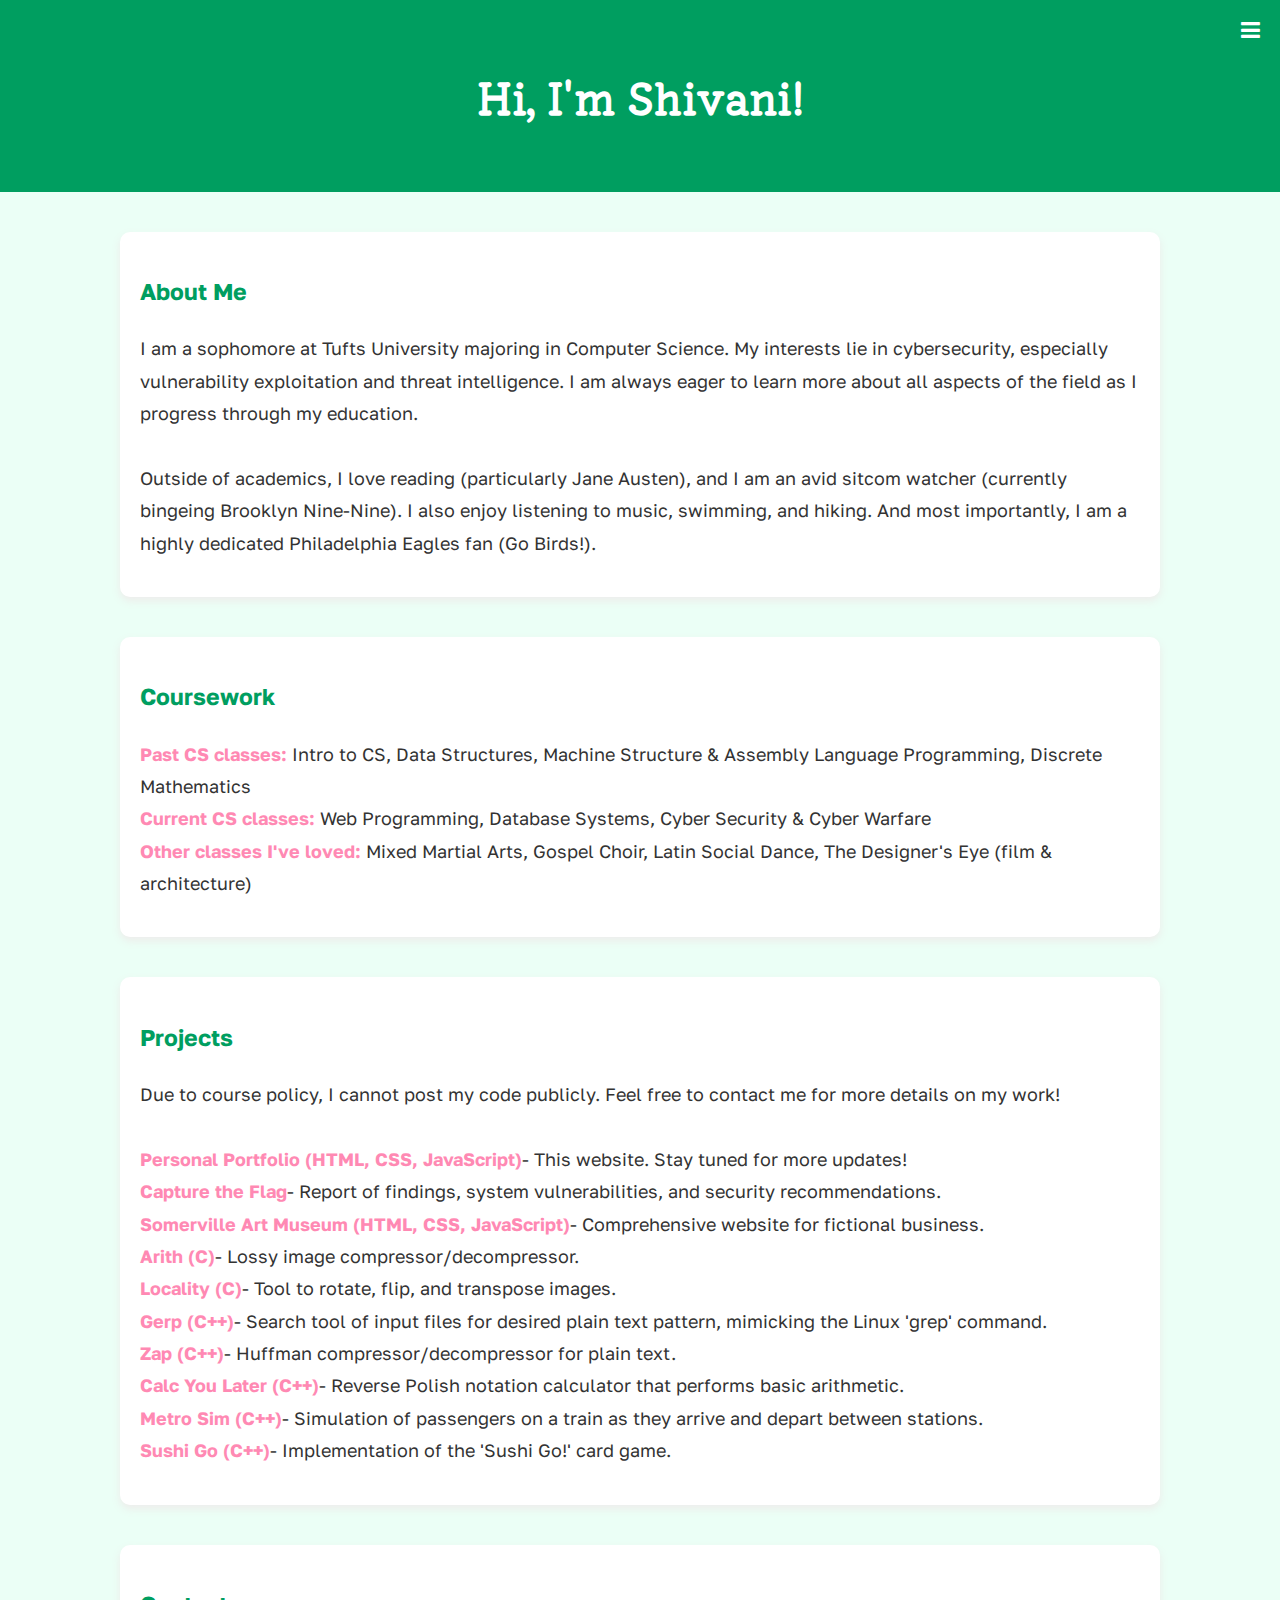
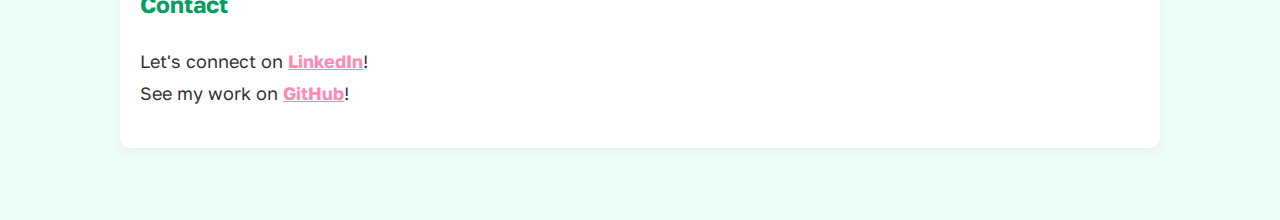
<file: index.html>
<!DOCTYPE html>
<html lang="en">
<head>
    <meta name="viewport" content="width=device-width, initial-scale=1" charset="UTF-8">
    <title>Shivani Parekh</title>
    <link rel="stylesheet" type="text/css" href="styles.css"> <!-- external style sheet -->
    <link rel="stylesheet" href="https://cdnjs.cloudflare.com/ajax/libs/font-awesome/4.7.0/css/font-awesome.min.css"> <!-- hamburger menu -->
    <script src="https://code.jquery.com/jquery-3.6.0.min.js"></script> <!-- jquery -->
    <link href="https://fonts.googleapis.com/css2?family=Golos+Text:wght@400..900&family=Kiwi+Maru&display=swap" rel="stylesheet"> <!-- font -->
</head>

<body> 
    <!-- page heading -->
    <header class="header">
        <!-- nav bar -->
        <nav class="nav">
            <!-- hamburger menu -->
            <div class="hamburger" id="hamburger">
                <i class="fa fa-bars"></i> <!-- hamburger icon -->
            </div>
            <ul id="nav">
                <li><a href="#about">About Me</a></li>
                <li><a href="#coursework">Coursework</a></li>
                <li><a href="#projects">Projects</a></li>
                <li><a href="#contact">Contact</a></li>
            </ul>
        </nav>
        <!-- page title -->
        <div class="title">
            <h1>Hi, I'm Shivani!</h1>
        </div>
    </header>

    <!-- about section -->
    <div class="about" id="about">
        <h2>About Me</h2>
        <p>
            I am a sophomore at Tufts University majoring in Computer Science. 
            My interests lie in cybersecurity, especially vulnerability exploitation 
            and threat intelligence. I am always eager to learn more about all
            aspects of the field as I progress through my education.
            <br><br>
            Outside of academics, I love reading (particularly Jane Austen), and 
            I am an avid sitcom watcher (currently bingeing Brooklyn Nine-Nine). 
            I also enjoy listening to music, swimming, and hiking. And most importantly, 
            I am a highly dedicated Philadelphia Eagles fan (Go Birds!).
        </p>
    </div>

    <!-- coursework section -->
    <div class="coursework" id="coursework">
        <h2>Coursework</h2>
        <p>
            <strong>Past CS classes: </strong>Intro to CS, Data Structures, Machine 
            Structure & Assembly Language Programming, Discrete Mathematics
            <br>
            <strong>Current CS classes: </strong>Web Programming, Database Systems, 
            Cyber Security & Cyber Warfare
            <br>
            <strong>Other classes I've loved: </strong>Mixed Martial Arts, Gospel 
            Choir, Latin Social Dance, The Designer's Eye (film & architecture)
        </p>
    </div>

    <!-- project section -->
    <div class="projects" id="projects">
        <h2>Projects</h2>
        <p>
            Due to course policy, I cannot post my code publicly. Feel free to 
            contact me for more details on my work!
            <br> <br>
            <strong>Personal Portfolio (HTML, CSS, JavaScript)</strong>- 
            This website. Stay tuned for more updates!
            <br>
            <strong>Capture the Flag</strong>- Report of findings, system  
            vulnerabilities, and security recommendations.
            <br>
            <strong>Somerville Art Museum (HTML, CSS, JavaScript)</strong>- 
            Comprehensive website for fictional business.
            <br>
            <strong>Arith (C)</strong>- Lossy image compressor/decompressor.
            <br>
            <strong>Locality (C)</strong>- Tool to rotate, flip, and transpose 
            images. 
            <br>
            <strong>Gerp (C++)</strong>- Search tool of input files for desired 
            plain text pattern, mimicking the Linux 'grep' command.
            <br>
            <strong>Zap (C++)</strong>- Huffman compressor/decompressor for plain
            text.
            <br>
            <strong>Calc You Later (C++)</strong>- Reverse Polish notation calculator 
            that performs basic arithmetic.
            <br>
            <strong>Metro Sim (C++)</strong>- Simulation of passengers on a train 
            as they arrive and depart between stations.
            <br>
            <strong>Sushi Go (C++)</strong>- Implementation of the 'Sushi Go!' 
            card game.
        </p>
    </div>

    <!-- contact section -->
    <div class="contact" id="contact">
        <h2>Contact</h2>
        <p>
            Let's connect on <a href="https://linkedin.com/in/shivani-parekh-005462310" target="_blank">LinkedIn</a>!
            <br>
            See my work on <a href="https://github.com/sparek01" target="_blank">GitHub</a>!
        </p>
    </div>

    <br>    

    <!-- transition effect -->
    <script>
        $("#hamburger").click(function(){
                $("#nav").slideToggle(500);
        });
    </script>
</body>
</html>
</file>
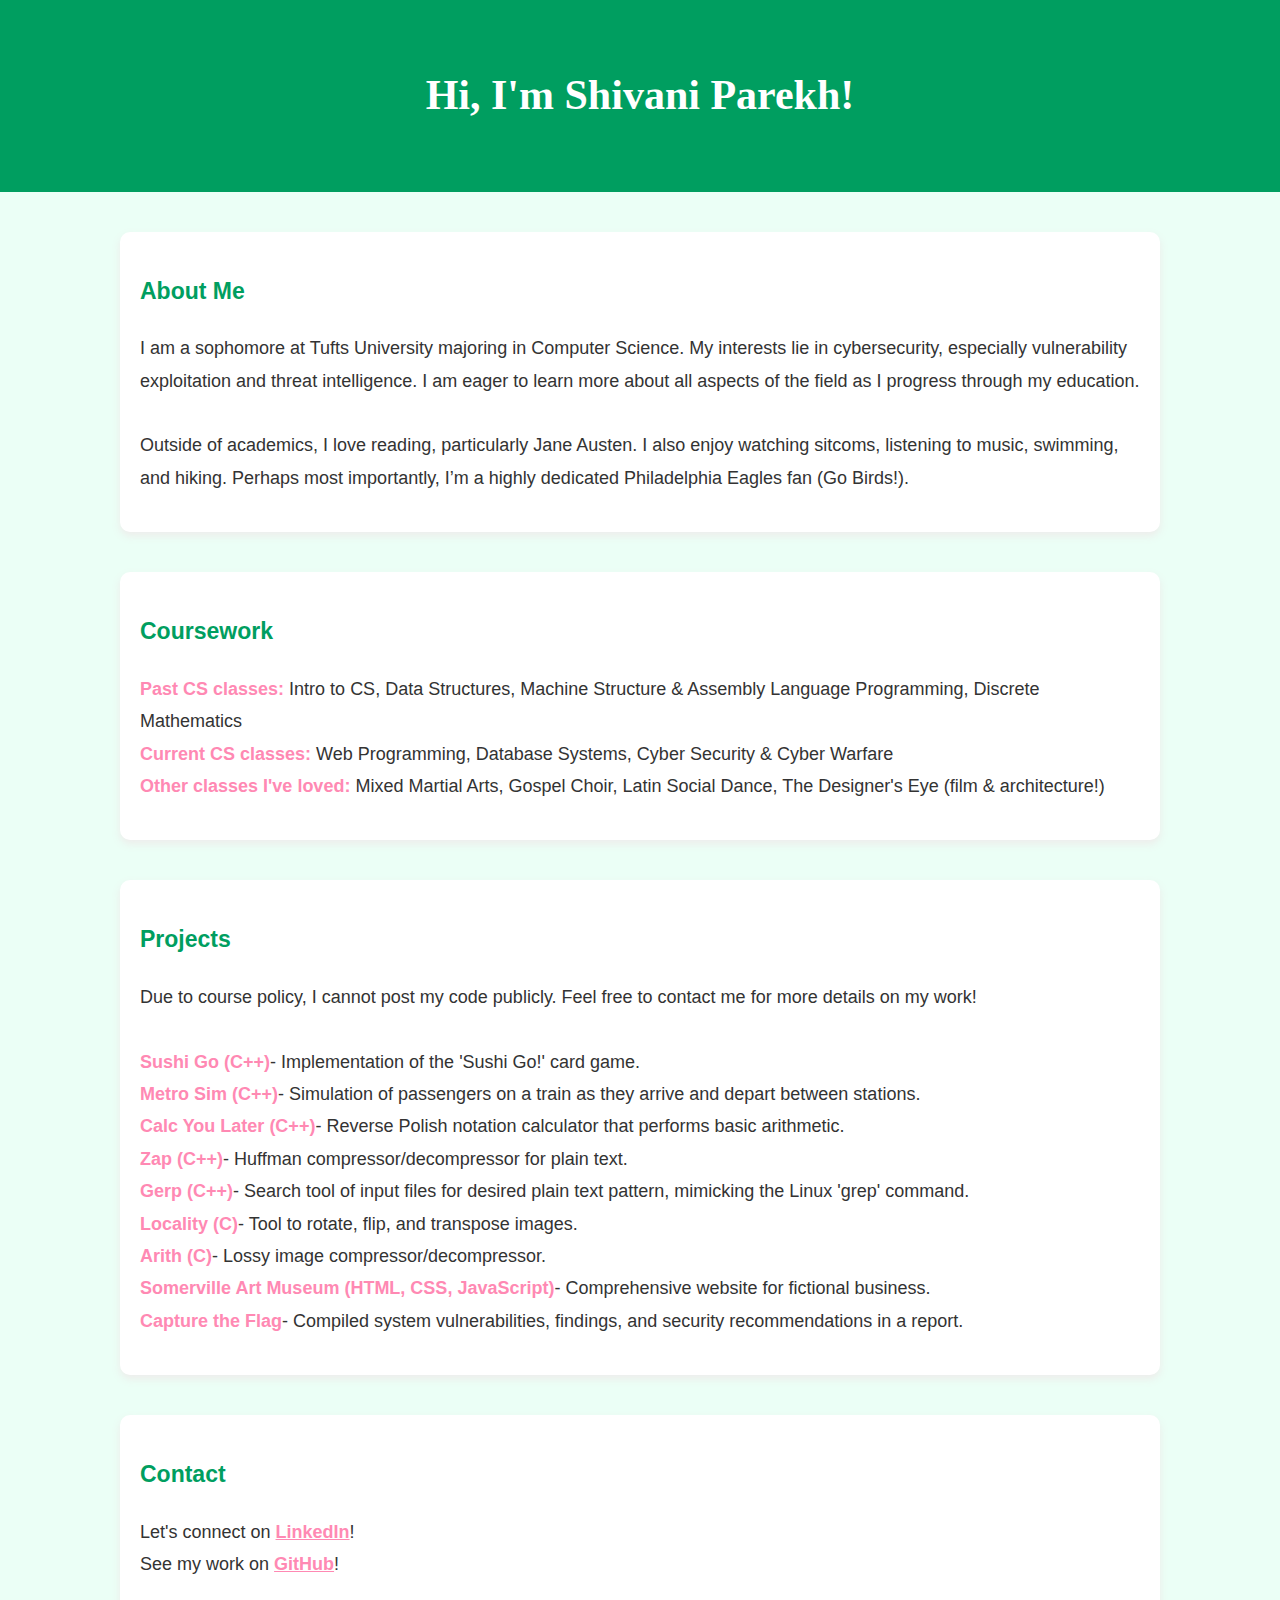
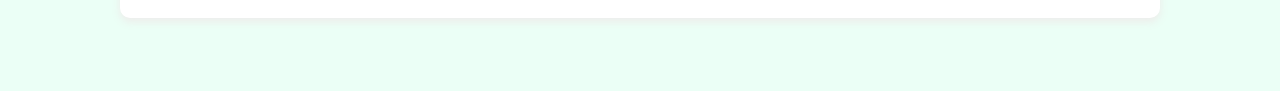
<file: personal.html>
<!DOCTYPE html>
<html lang="en">
<head>
    <meta name="viewport" content="width=device-width, initial-scale=1" charset="UTF-8">
    <title>Shivani Parekh</title>
    <link rel="stylesheet" type="text/css" href="styles.css">
    <script src="https://code.jquery.com/jquery-3.6.0.min.js"></script>

</head>
<body> 
    <header class="header">
        <nav class="nav">
            <ul id="nav">
                <li><a href="#about">About Me</a></li>
                <li><a href="#coursework">Coursework</a></li>
                <li><a href="#projects">Projects</a></li>
                <li><a href="#contact">Contact</a></li>
            </ul>
        </nav>
        <div class="title">
            <h1>Hi, I'm Shivani Parekh!</h1>
        </div>
    </header>

    <div class="content">
        <div class="about" id="about">
            <h2>About Me</h2>
            <p>
                I am a sophomore at Tufts University majoring in Computer Science. 
                My interests lie in cybersecurity, especially vulnerability exploitation 
                and threat intelligence. I am eager to learn more about all aspects 
                of the field as I progress through my education.
                <br><br>
                Outside of academics, I love reading, particularly Jane Austen. I also
                enjoy watching sitcoms, listening to music, swimming, and hiking. 
                Perhaps most importantly, I’m a highly dedicated Philadelphia Eagles 
                fan (Go Birds!).
            </p>
        </div>
    
        <div class="coursework" id="coursework">
            <h2>Coursework</h2>
            <p>
                <strong>Past CS classes: </strong>Intro to CS, Data Structures, Machine 
                Structure & Assembly Language Programming, Discrete Mathematics
                <br>
                <strong>Current CS classes: </strong>Web Programming, Database Systems, 
                Cyber Security & Cyber Warfare
                <br>
                <strong>Other classes I've loved: </strong>Mixed Martial Arts, Gospel 
                Choir, Latin Social Dance, The Designer's Eye (film & architecture!)
            </p>
        </div>
    
        <div class="projects" id="projects">
            <h2>Projects</h2>
            <p>
                Due to course policy, I cannot post my code publicly. Feel free to 
                contact me for more details on my work!
                <br> <br>
                <strong>Sushi Go (C++)</strong>- Implementation of the 'Sushi Go!' 
                card game.
                <br>
                <strong>Metro Sim (C++)</strong>- Simulation of passengers on a train 
                as they arrive and depart between stations.
                <br>
                <strong>Calc You Later (C++)</strong>- Reverse Polish notation calculator 
                that performs basic arithmetic.
                <br>
                <strong>Zap (C++)</strong>- Huffman compressor/decompressor for plain
                text.
                <br>
                <strong>Gerp (C++)</strong>- Search tool of input files for desired 
                plain text pattern, mimicking the Linux 'grep' command.
                <br>
                <strong>Locality (C)</strong>- Tool to rotate, flip, and transpose 
                images. 
                <br>
                <strong>Arith (C)</strong>- Lossy image compressor/decompressor.
                <br>
                <strong>Somerville Art Museum (HTML, CSS, JavaScript)</strong>- 
                Comprehensive website for fictional business.
                <br>
                <strong>Capture the Flag</strong>- Compiled system vulnerabilities, 
                findings, and security recommendations in a report.
            </p>
        </div>
    
        <div class="contact" id="contact">
            <h2>Contact</h2>
            <p>
                Let's connect on <a href="https://linkedin.com/in/shivani-parekh-005462310" target="_blank">LinkedIn</a>!
                <br>
                See my work on <a href="https://github.com/sparek01" target="_blank">GitHub</a>!
            </p>
        </div>

        <br>    
    </div>

    <script>
        $(document).ready(function(){
            $(".content").fadeIn(1000);
        });
    </script>
</body>
</html>
</file>
<file: styles.css>
/* general style */
html, body {
    background-color: #ebfff6;
    color: #333;
    font-family: "Golos Text", sans-serif;
    margin: 0;
    padding: 0;
    height: 100%;
    font-size: 18px;
    line-height: 1.8;
}

/* page heading background */
header {
    background-color: #009E60;
    padding: 30px 20px;
}

/* hamburger menu */
.hamburger {
    cursor: pointer;
    font-size: 22px;
    color: #ffffff; 
    position: absolute;
    right: 20px;
    transition: color 0.3s;
}

/* hamburger menu */
.hamburger:hover {
    color: #ff89b3;
}

/* nav bar */
.nav {
    text-align: right;
    position: absolute;
    top: 10px;
    right: 0;
    width: 100%;
}

/* nav bar links */
ul#nav {
    list-style: none;
    padding: 10px;
    margin: 0;
    display: none;
    position: absolute;
    top: 20px;
    right: 0;
    width: 100%;
}

/* nav bar links */
ul#nav li {
    display: block;
}

ul#nav li a {
    text-decoration: none;
    padding: 10px 15px;
    color: #ffffff;
    font-size: 18px;
    transition: color 0.3s;
}

/* nav bar */
ul#nav li a:hover {
    color: #ff89b3;
}

/* 'Hi, I'm Shivani Parekh' */
.title {
    color: #ffffff;
    text-align: center;
    margin-top: 20px;
    font-family: "Kiwi Maru", serif;
    font-size: 21px;
}

/* subheadings background */
.about, .coursework, .projects, .contact {
    margin: 40px auto;
    padding: 20px;
    max-width: 1000px;
    background-color: #ffffff;
    border-radius: 10px;
    box-shadow: 0 4px 8px #ff89b228;
}

/* 'About', 'Coursework', 'Projects', 'Contact' */
h2 {
    color: #009E60;
    font-size: 23px;
    margin-bottom: 20px;
}

/* bold text */
strong {
    color: #ff89b3;
}

/* links */
a {
    color: #ff89b3;
    font-weight: bold;
}

/* links */
a:hover {
    color: #009E60;
    transition: color 0.3s;
}

/* mobile navigation */
@media (max-width: 580px){
    .title {
        text-align: left;
    } 
}
</file>
